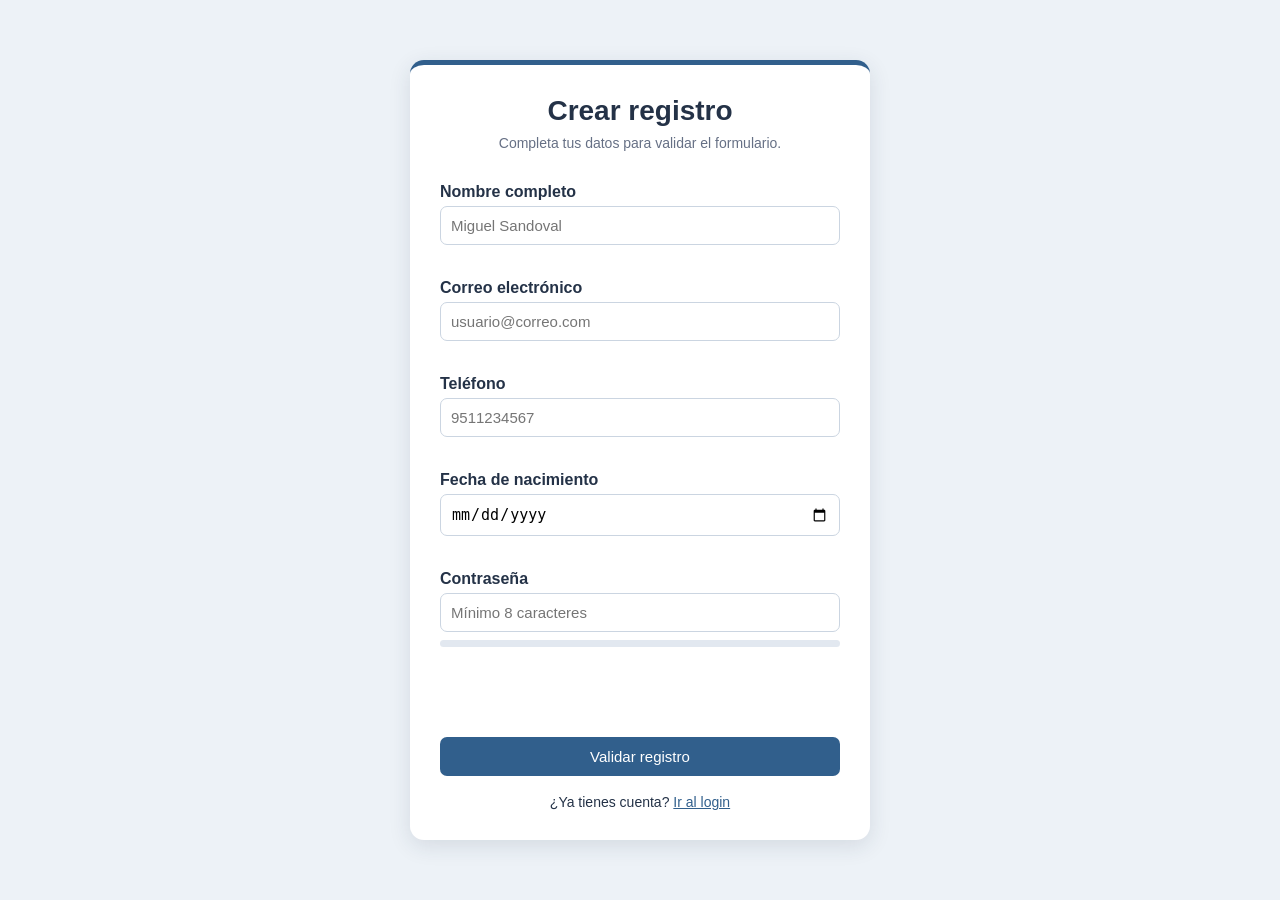
<file: index.html>
<!DOCTYPE html>
<html lang="es">
<head>
    <meta charset="UTF-8">
    <meta name="viewport" content="width=device-width, initial-scale=1.0">
    <title>Registro - Utilería JS</title>
    <link rel="stylesheet" href="css/styles.css">
    <script src="js/utileria.js"></script>
    <script src="js/index.js" defer></script>
</head>
<body>
    <main class="tarjeta">
        <div class="encabezado">
            <h1>Crear registro</h1>
            <p>Completa tus datos para validar el formulario.</p>
        </div>

        <form id="formRegistro" novalidate>
            <label for="nombre">Nombre completo</label>
            <input type="text" id="nombre" placeholder="Miguel Sandoval">
            <span id="errorNombre" class="error"></span>

            <label for="correo">Correo electrónico</label>
            <input type="email" id="correo" placeholder="usuario@correo.com">
            <span id="errorCorreo" class="error"></span>

            <label for="telefono">Teléfono</label>
            <input type="text" id="telefono" maxlength="10" placeholder="9511234567">
            <span id="errorTelefono" class="error"></span>

            <label for="fechaNacimiento">Fecha de nacimiento</label>
            <input type="date" id="fechaNacimiento">
            <span id="errorFecha" class="error"></span>

            <label for="password">Contraseña</label>
            <input type="password" id="password" placeholder="Mínimo 8 caracteres">
            <div class="barra-fondo">
                <div id="barraPassword" class="barra-nivel"></div>
            </div>
            <span id="fortalezaPassword" class="fortaleza"></span>
            <span id="errorPassword" class="error"></span>

            <p id="mensajeRegistro" class="mensaje"></p>

            <button type="submit">Validar registro</button>
        </form>

        <p class="enlace">¿Ya tienes cuenta? <a href="login.html">Ir al login</a></p>
    </main>

    <dialog id="modalEdad">
        <h2 id="tituloModal">Resultado</h2>
        <p>Edad calculada: <strong id="edadResultado"></strong></p>
        <p id="estadoEdad"></p>
        <button type="button" id="cerrarModal">Cerrar</button>
    </dialog>
</body>
</html>
</file>
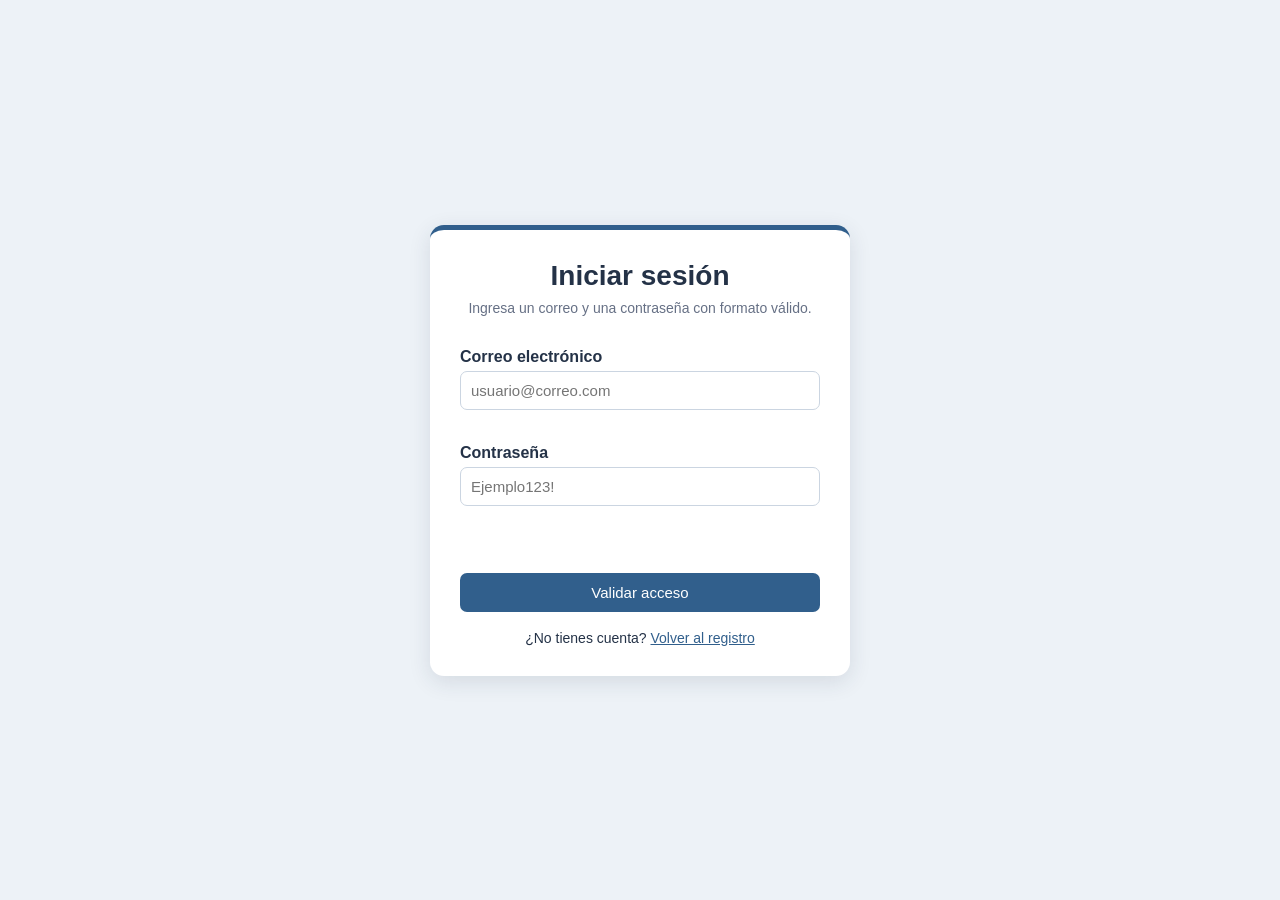
<file: login.html>
<!DOCTYPE html>
<html lang="es">
<head>
    <meta charset="UTF-8">
    <meta name="viewport" content="width=device-width, initial-scale=1.0">
    <title>Login - Utilería JS</title>
    <link rel="stylesheet" href="css/styles.css">
    <script src="js/utileria.js"></script>
    <script src="js/login.js" defer></script>
</head>
<body>
    <main class="tarjeta login">
        <div class="encabezado">
            <h1>Iniciar sesión</h1>
            <p>Ingresa un correo y una contraseña con formato válido.</p>
        </div>

        <form id="formLogin" novalidate>
            <label for="correoLogin">Correo electrónico</label>
            <input type="email" id="correoLogin" placeholder="usuario@correo.com">
            <span id="errorCorreoLogin" class="error"></span>

            <label for="passwordLogin">Contraseña</label>
            <input type="password" id="passwordLogin" placeholder="Ejemplo123!">
            <span id="errorPasswordLogin" class="error"></span>

            <p id="mensajeLogin" class="mensaje"></p>

            <button type="submit">Validar acceso</button>
        </form>

        <p class="enlace">¿No tienes cuenta? <a href="index.html">Volver al registro</a></p>
    </main>
</body>
</html>
</file>
<file: css/styles.css>
:root {
    --fondo: #edf2f7;
    --tarjeta: #ffffff;
    --texto: #243247;
    --secundario: #667085;
    --primario: #315f8c;
    --primario-hover: #244b70;
    --borde: #cbd5e1;
    --error: #c62828;
    --exito: #1f7a4d;
    --debil: #c62828;
    --media: #d97706;
    --fuerte: #1f7a4d;
}

* {
    box-sizing: border-box;
}

body {
    margin: 0;
    min-height: 100vh;
    display: flex;
    justify-content: center;
    align-items: center;
    padding: 30px 16px;
    font-family: Arial, Helvetica, sans-serif;
    background-color: var(--fondo);
    color: var(--texto);
}

.tarjeta {
    width: 100%;
    max-width: 460px;
    background-color: var(--tarjeta);
    border-radius: 14px;
    padding: 30px;
    box-shadow: 0 6px 22px rgba(36, 50, 71, 0.12);
    border-top: 5px solid var(--primario);
}

.encabezado {
    text-align: center;
    margin-bottom: 20px;
}

.encabezado h1 {
    margin: 0 0 8px;
    font-size: 28px;
}

.encabezado p {
    margin: 0;
    color: var(--secundario);
    font-size: 14px;
}

form {
    display: flex;
    flex-direction: column;
}

label {
    margin-top: 12px;
    margin-bottom: 5px;
    font-weight: bold;
}

input {
    width: 100%;
    padding: 10px;
    border: 1px solid var(--borde);
    border-radius: 7px;
    font-size: 15px;
}

input:focus {
    outline: none;
    border-color: var(--primario);
    box-shadow: 0 0 0 2px rgba(49, 95, 140, 0.12);
}

.error {
    min-height: 18px;
    margin-top: 4px;
    color: var(--error);
    font-size: 13px;
}

button {
    margin-top: 15px;
    padding: 11px;
    border: none;
    border-radius: 7px;
    background-color: var(--primario);
    color: white;
    font-size: 15px;
    cursor: pointer;
}

button:hover {
    background-color: var(--primario-hover);
}

.enlace {
    margin: 18px 0 0;
    text-align: center;
    font-size: 14px;
}

a {
    color: var(--primario);
}

.mensaje {
    min-height: 20px;
    margin: 10px 0 0;
    font-weight: bold;
    text-align: center;
}

.mensaje.error-general {
    color: var(--error);
}

.mensaje.exito {
    color: var(--exito);
}

.barra-fondo {
    height: 7px;
    margin-top: 8px;
    overflow: hidden;
    border-radius: 5px;
    background-color: #e2e8f0;
}

.barra-nivel {
    width: 0;
    height: 100%;
    transition: width 0.2s;
}

.barra-nivel.debil {
    width: 33%;
    background-color: var(--debil);
}

.barra-nivel.media {
    width: 66%;
    background-color: var(--media);
}

.barra-nivel.fuerte {
    width: 100%;
    background-color: var(--fuerte);
}

.fortaleza {
    min-height: 18px;
    margin-top: 5px;
    font-size: 13px;
    font-weight: bold;
}

.fortaleza.debil {
    color: var(--debil);
}

.fortaleza.media {
    color: var(--media);
}

.fortaleza.fuerte {
    color: var(--fuerte);
}

dialog {
    width: 90%;
    max-width: 360px;
    border: none;
    border-radius: 14px;
    padding: 26px;
    text-align: center;
    color: var(--texto);
    box-shadow: 0 10px 30px rgba(0, 0, 0, 0.25);
}

dialog::backdrop {
    background-color: rgba(25, 35, 50, 0.55);
}

dialog h2 {
    margin-top: 0;
}

dialog p {
    line-height: 1.5;
}

.login {
    max-width: 420px;
}
</file>
